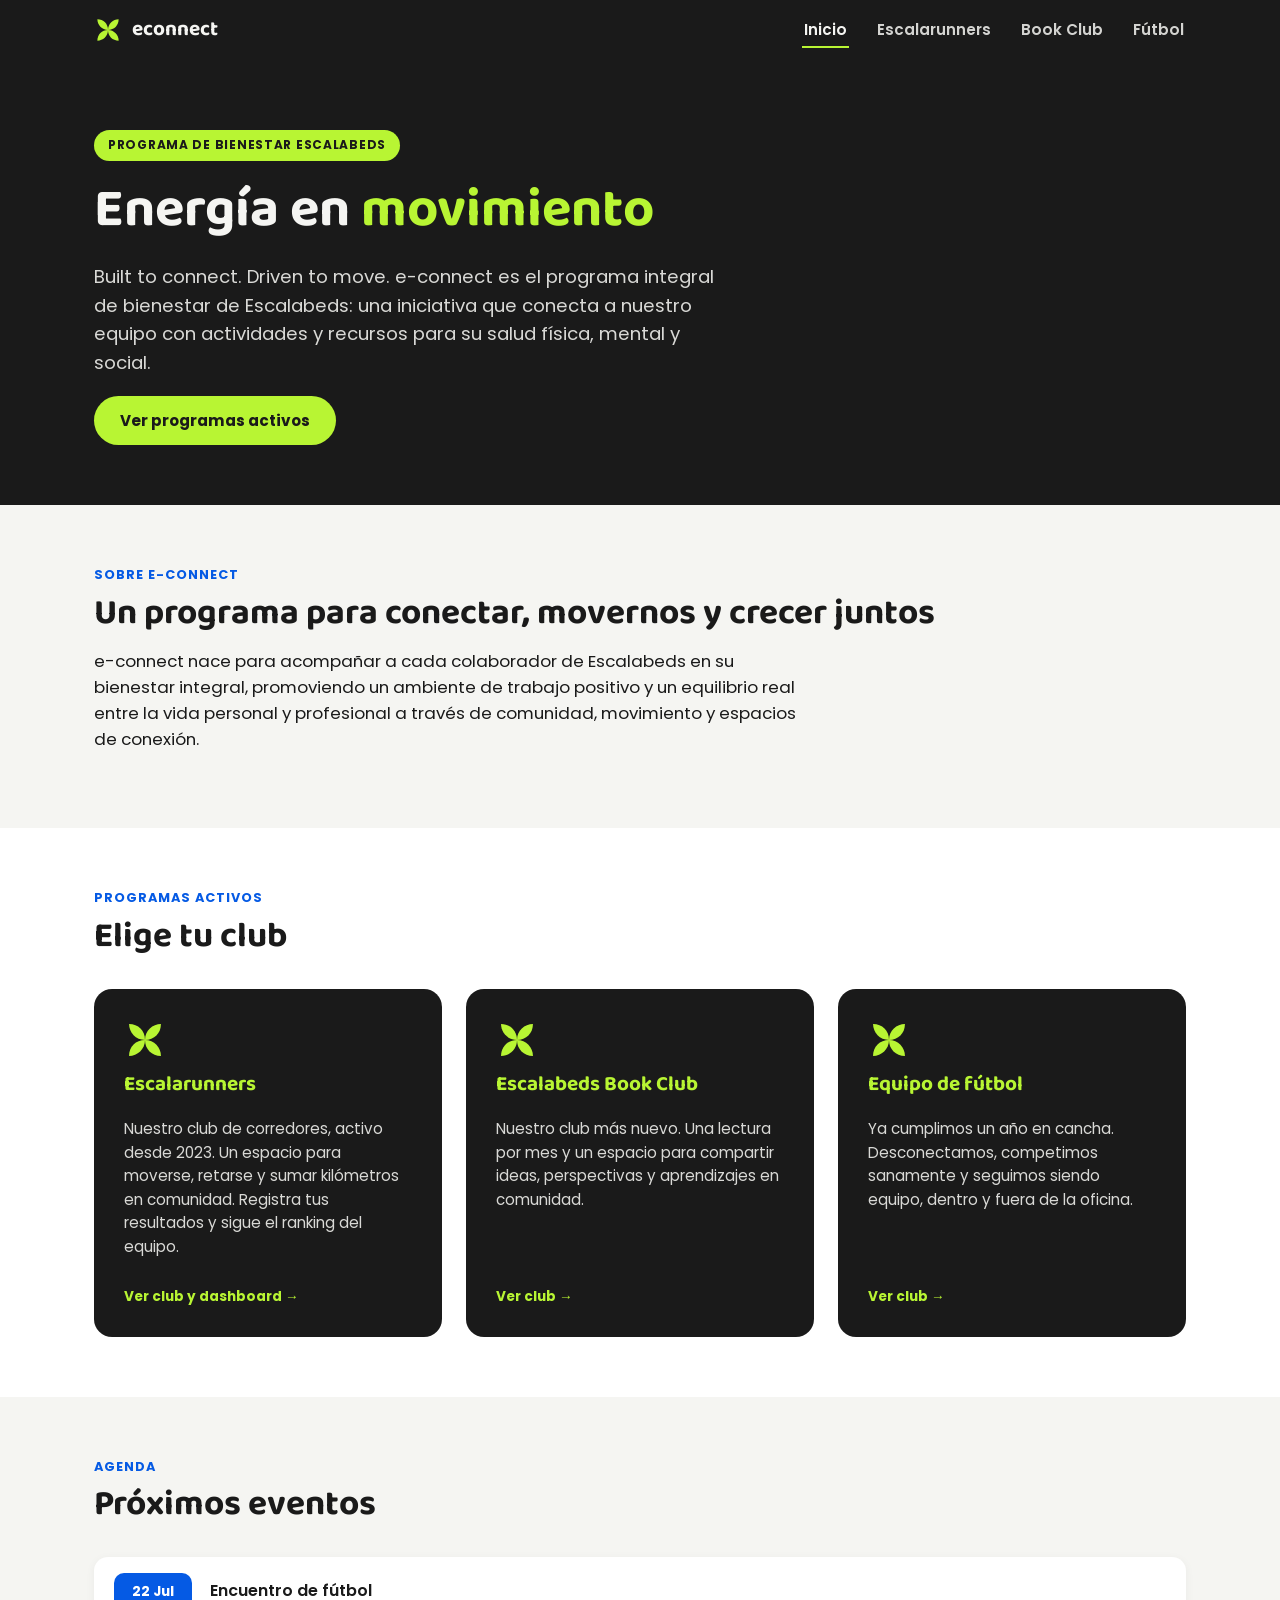
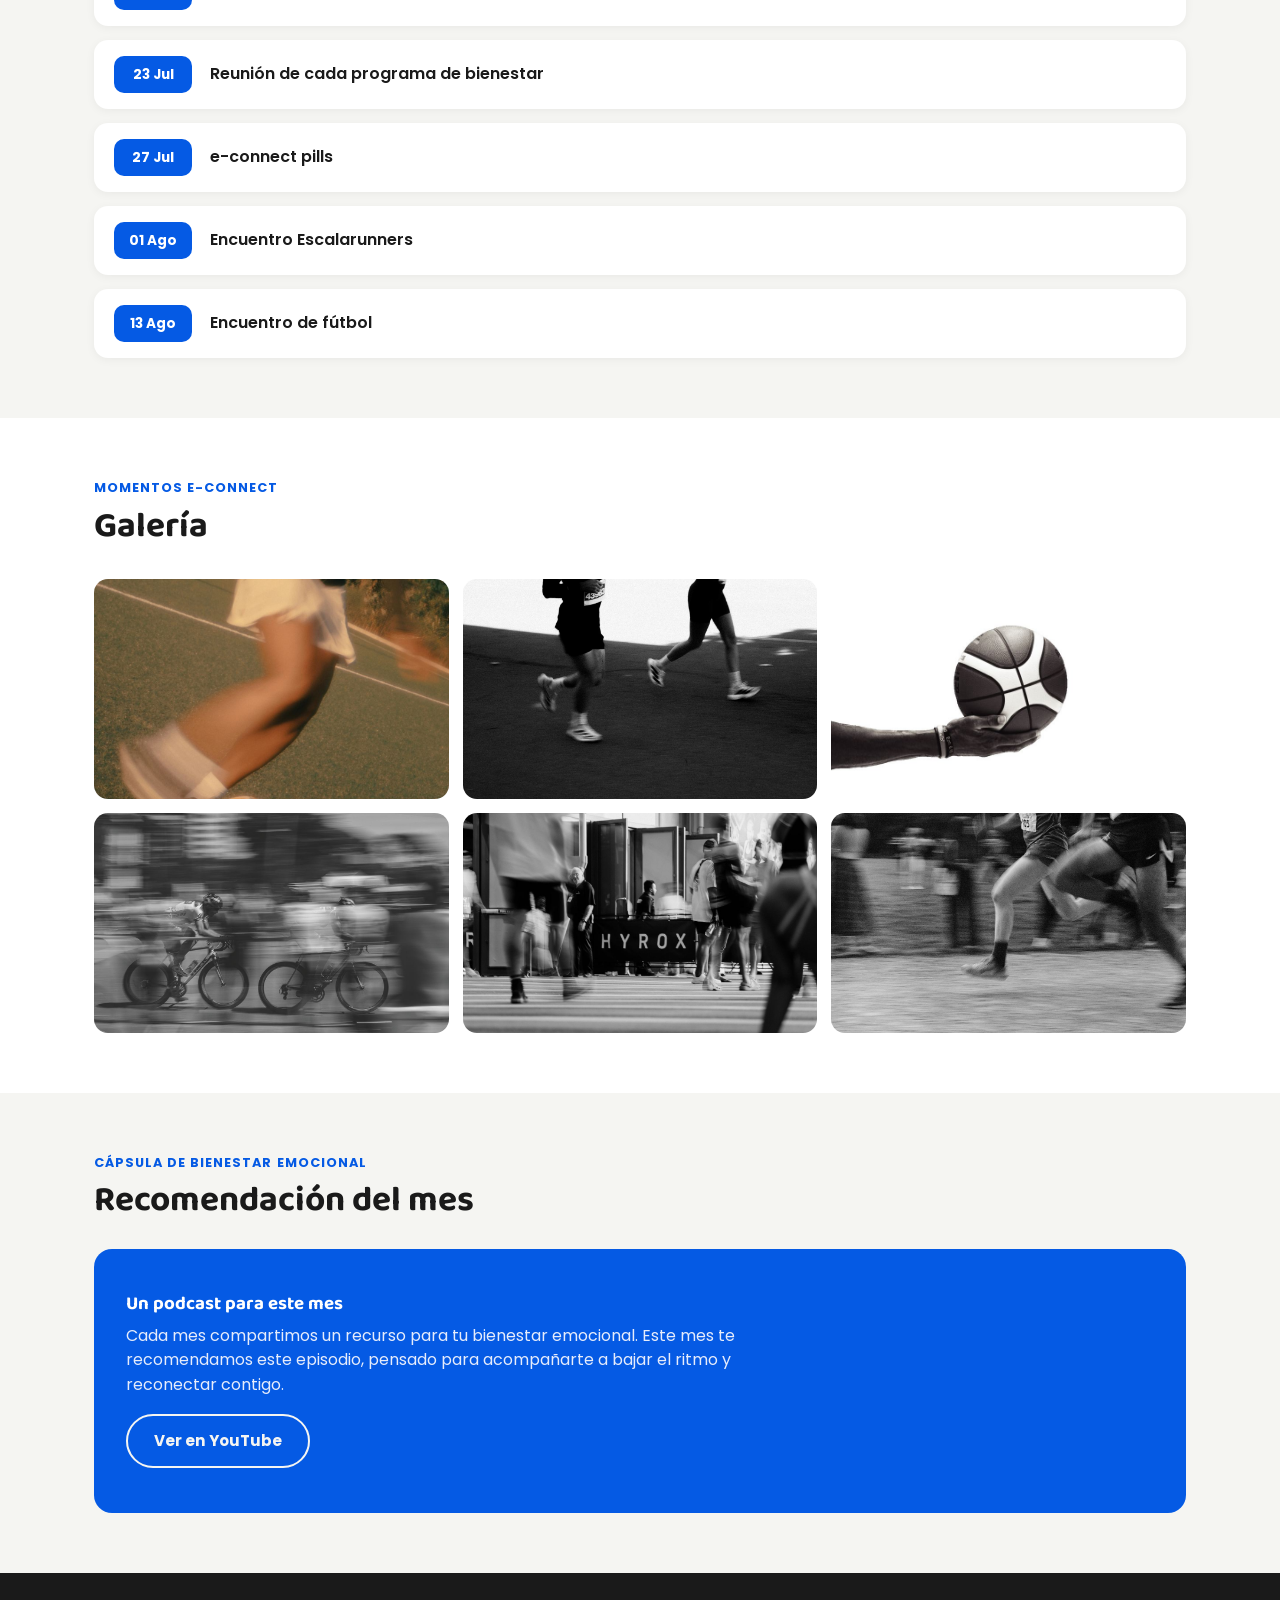
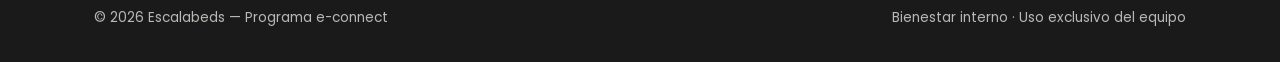
<file: index.html>
<!DOCTYPE html>
<html lang="es">
<head>
<meta charset="UTF-8">
<meta name="viewport" content="width=device-width, initial-scale=1.0">
<title>e-connect | Escalabeds</title>
<link rel="icon" href="assets/logo-mark.svg" type="image/svg+xml">
<link rel="preconnect" href="https://fonts.googleapis.com">
<link href="https://fonts.googleapis.com/css2?family=Baloo+2:wght@600;700;800&family=Poppins:wght@400;500;600;700&display=swap" rel="stylesheet">
<link rel="stylesheet" href="css/style.css">
</head>
<body>

<nav class="nav">
  <div class="wrap">
    <a href="index.html" class="nav-brand"><img src="assets/logo-mark.svg" alt="e-connect">econnect</a>
    <ul class="nav-links">
      <li><a href="index.html" class="active">Inicio</a></li>
      <li><a href="escalarunners.html">Escalarunners</a></li>
      <li><a href="bookclub.html">Book Club</a></li>
      <li><a href="futbol.html">Fútbol</a></li>
    </ul>
  </div>
</nav>

<header class="hero">
  <div class="wrap">
    <span class="hero-tag">Programa de bienestar Escalabeds</span>
    <h1>Energía en <span>movimiento</span></h1>
    <p class="lead">Built to connect. Driven to move. e-connect es el programa integral de bienestar de Escalabeds: una iniciativa que conecta a nuestro equipo con actividades y recursos para su salud física, mental y social.</p>
    <a href="#programas" class="btn">Ver programas activos</a>
  </div>
</header>

<section id="sobre">
  <div class="wrap">
    <span class="eyebrow">Sobre e-connect</span>
    <h2 class="section-title">Un programa para conectar, movernos y crecer juntos</h2>
    <p style="max-width:720px;font-size:1.05rem;">e-connect nace para acompañar a cada colaborador de Escalabeds en su bienestar integral, promoviendo un ambiente de trabajo positivo y un equilibrio real entre la vida personal y profesional a través de comunidad, movimiento y espacios de conexión.</p>
  </div>
</section>

<section id="programas" class="section-alt">
  <div class="wrap">
    <span class="eyebrow">Programas activos</span>
    <h2 class="section-title">Elige tu club</h2>
    <div class="cards">
      <a href="escalarunners.html" class="card">
        <img class="card-icon" src="assets/logo-mark.svg" alt="">
        <h3>Escalarunners</h3>
        <p>Nuestro club de corredores, activo desde 2023. Un espacio para moverse, retarse y sumar kilómetros en comunidad. Registra tus resultados y sigue el ranking del equipo.</p>
        <span class="card-cta">Ver club y dashboard →</span>
      </a>
      <a href="bookclub.html" class="card">
        <img class="card-icon" src="assets/logo-mark.svg" alt="">
        <h3>Escalabeds Book Club</h3>
        <p>Nuestro club más nuevo. Una lectura por mes y un espacio para compartir ideas, perspectivas y aprendizajes en comunidad.</p>
        <span class="card-cta">Ver club →</span>
      </a>
      <a href="futbol.html" class="card">
        <img class="card-icon" src="assets/logo-mark.svg" alt="">
        <h3>Equipo de fútbol</h3>
        <p>Ya cumplimos un año en cancha. Desconectamos, competimos sanamente y seguimos siendo equipo, dentro y fuera de la oficina.</p>
        <span class="card-cta">Ver club →</span>
      </a>
    </div>
  </div>
</section>

<section id="eventos">
  <div class="wrap">
    <span class="eyebrow">Agenda</span>
    <h2 class="section-title">Próximos eventos</h2>
    <ul class="events">
      <li><span class="date">22 Jul</span><span class="desc">Encuentro de fútbol</span></li>
      <li><span class="date">23 Jul</span><span class="desc">Reunión de cada programa de bienestar</span></li>
      <li><span class="date">27 Jul</span><span class="desc">e-connect pills</span></li>
      <li><span class="date">01 Ago</span><span class="desc">Encuentro Escalarunners</span></li>
      <li><span class="date">13 Ago</span><span class="desc">Encuentro de fútbol</span></li>
    </ul>
  </div>
</section>

<section class="section-alt" id="galeria">
  <div class="wrap">
    <span class="eyebrow">Momentos e-connect</span>
    <h2 class="section-title">Galería</h2>
    <div class="gallery">
      <img src="assets/gallery/futbol.jpg" alt="Fútbol e-connect">
      <img src="assets/gallery/runners.jpg" alt="Escalarunners">
      <img src="assets/gallery/basquet.jpg" alt="Básquet e-connect">
      <img src="assets/gallery/ciclismo.jpg" alt="Ciclismo e-connect">
      <img src="assets/gallery/hyrox.jpg" alt="Hyrox e-connect">
      <img src="assets/gallery/runners2.jpg" alt="Escalarunners equipo">
    </div>
  </div>
</section>

<section id="recomendacion">
  <div class="wrap">
    <span class="eyebrow">Cápsula de bienestar emocional</span>
    <h2 class="section-title">Recomendación del mes</h2>
    <div class="rec-box">
      <div class="rec-text">
        <h3 style="color:#fff;margin-bottom:8px;">Un podcast para este mes</h3>
        <p style="color:#E6ECFB;margin-bottom:16px;">Cada mes compartimos un recurso para tu bienestar emocional. Este mes te recomendamos este episodio, pensado para acompañarte a bajar el ritmo y reconectar contigo.</p>
        <a class="btn btn-outline" href="https://www.youtube.com/watch?v=TSMvpv8w8k8" target="_blank" rel="noopener">Ver en YouTube</a>
      </div>
      <iframe src="https://www.youtube.com/embed/TSMvpv8w8k8" title="Recomendación del mes" allowfullscreen loading="lazy"></iframe>
    </div>
  </div>
</section>

<footer>
  <div class="wrap">
    <span>© 2026 Escalabeds — Programa e-connect</span>
    <span>Bienestar interno · Uso exclusivo del equipo</span>
  </div>
</footer>

</body>
</html>
</file>
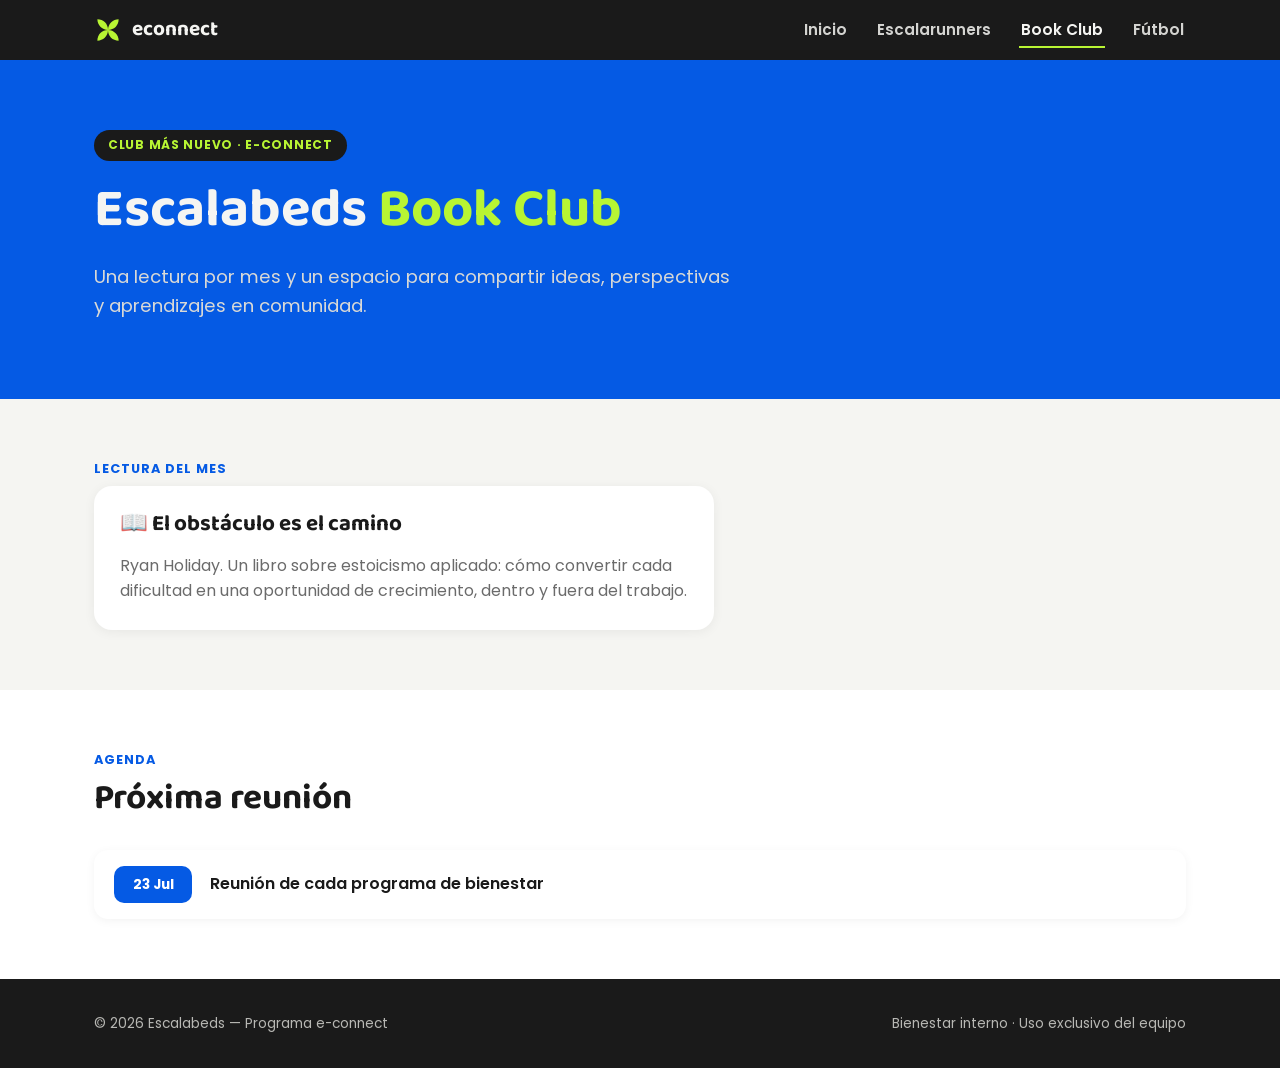
<file: bookclub.html>
<!DOCTYPE html>
<html lang="es">
<head>
<meta charset="UTF-8">
<meta name="viewport" content="width=device-width, initial-scale=1.0">
<title>Escalabeds Book Club | e-connect</title>
<link rel="icon" href="assets/logo-mark.svg" type="image/svg+xml">
<link rel="preconnect" href="https://fonts.googleapis.com">
<link href="https://fonts.googleapis.com/css2?family=Baloo+2:wght@600;700;800&family=Poppins:wght@400;500;600;700&display=swap" rel="stylesheet">
<link rel="stylesheet" href="css/style.css">
</head>
<body>

<nav class="nav">
  <div class="wrap">
    <a href="index.html" class="nav-brand"><img src="assets/logo-mark.svg" alt="e-connect">econnect</a>
    <ul class="nav-links">
      <li><a href="index.html">Inicio</a></li>
      <li><a href="escalarunners.html">Escalarunners</a></li>
      <li><a href="bookclub.html" class="active">Book Club</a></li>
      <li><a href="futbol.html">Fútbol</a></li>
    </ul>
  </div>
</nav>

<header class="hero hero-blue">
  <div class="wrap">
    <span class="hero-tag" style="background:var(--black);color:var(--lime);">Club más nuevo · e-connect</span>
    <h1>Escalabeds <span style="color:var(--lime);">Book Club</span></h1>
    <p class="lead">Una lectura por mes y un espacio para compartir ideas, perspectivas y aprendizajes en comunidad.</p>
  </div>
</header>

<section>
  <div class="wrap">
    <span class="eyebrow">Lectura del mes</span>
    <div class="dash-card" style="max-width:620px;">
      <h3 style="font-size:1.4rem;">📖 El obstáculo es el camino</h3>
      <p style="color:var(--gray);margin-bottom:0;">Ryan Holiday. Un libro sobre estoicismo aplicado: cómo convertir cada dificultad en una oportunidad de crecimiento, dentro y fuera del trabajo.</p>
    </div>
  </div>
</section>

<section class="section-alt">
  <div class="wrap">
    <span class="eyebrow">Agenda</span>
    <h2 class="section-title">Próxima reunión</h2>
    <ul class="events">
      <li><span class="date">23 Jul</span><span class="desc">Reunión de cada programa de bienestar</span></li>
    </ul>
  </div>
</section>

<footer>
  <div class="wrap">
    <span>© 2026 Escalabeds — Programa e-connect</span>
    <span>Bienestar interno · Uso exclusivo del equipo</span>
  </div>
</footer>

</body>
</html>
</file>
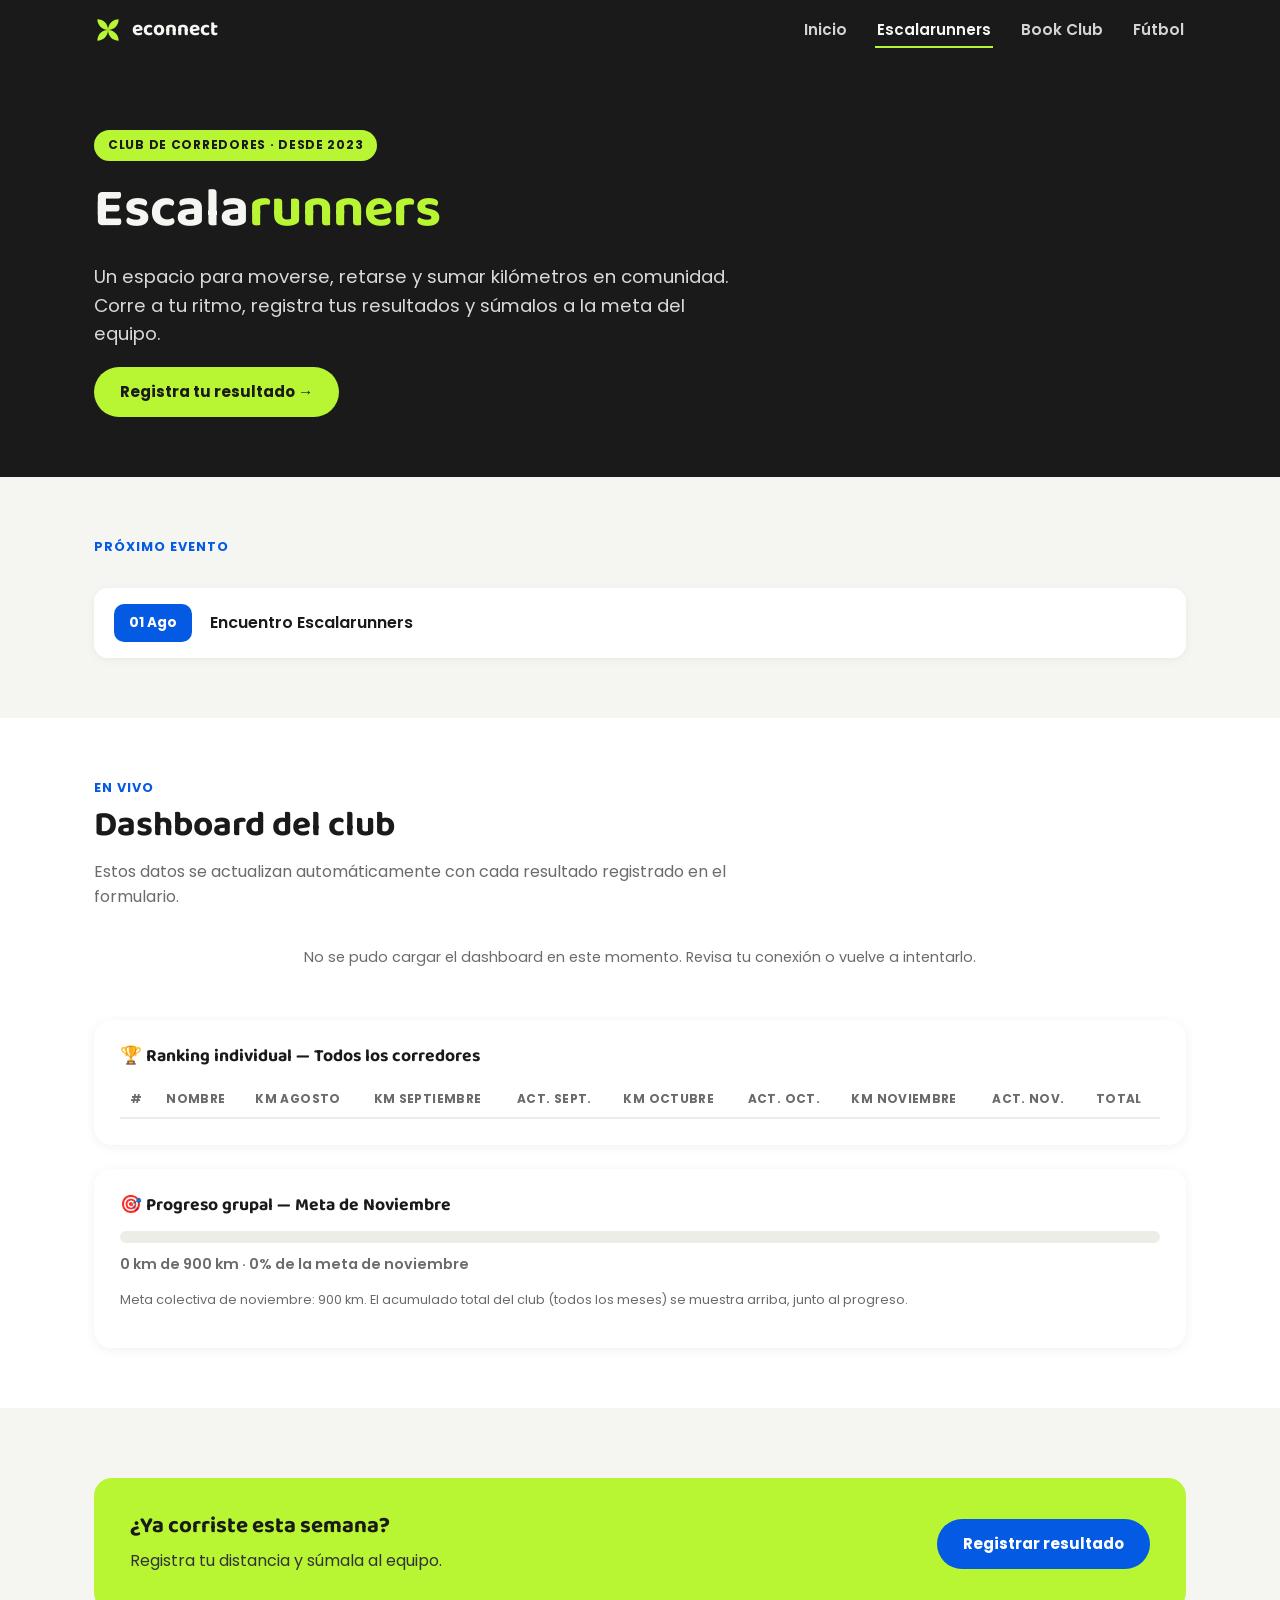
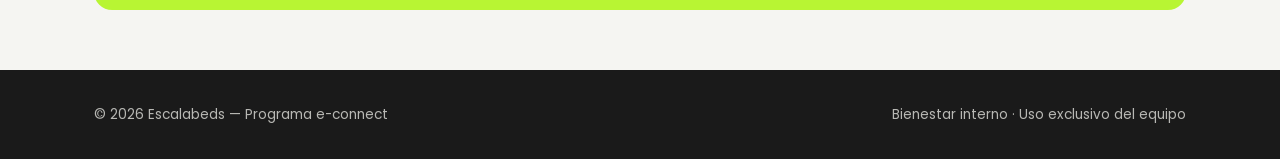
<file: escalarunners.html>
<!DOCTYPE html>
<html lang="es">
<head>
<meta charset="UTF-8">
<meta name="viewport" content="width=device-width, initial-scale=1.0">
<title>Escalarunners | e-connect</title>
<link rel="icon" href="assets/logo-mark.svg" type="image/svg+xml">
<link rel="preconnect" href="https://fonts.googleapis.com">
<link href="https://fonts.googleapis.com/css2?family=Baloo+2:wght@600;700;800&family=Poppins:wght@400;500;600;700&display=swap" rel="stylesheet">
<link rel="stylesheet" href="css/style.css">
</head>
<body>

<nav class="nav">
  <div class="wrap">
    <a href="index.html" class="nav-brand"><img src="assets/logo-mark.svg" alt="e-connect">econnect</a>
    <ul class="nav-links">
      <li><a href="index.html">Inicio</a></li>
      <li><a href="escalarunners.html" class="active">Escalarunners</a></li>
      <li><a href="bookclub.html">Book Club</a></li>
      <li><a href="futbol.html">Fútbol</a></li>
    </ul>
  </div>
</nav>

<header class="hero">
  <div class="wrap">
    <span class="hero-tag">Club de corredores · Desde 2023</span>
    <h1>Escala<span>runners</span></h1>
    <p class="lead">Un espacio para moverse, retarse y sumar kilómetros en comunidad. Corre a tu ritmo, registra tus resultados y súmalos a la meta del equipo.</p>
    <a href="https://docs.google.com/forms/d/e/1FAIpQLSci-CEIf4W-_IlfGkbk4YwymMD-W8kK656UY9bDaTCDWi7UmA/viewform?usp=sharing" target="_blank" rel="noopener" class="btn">Registra tu resultado →</a>
  </div>
</header>

<section>
  <div class="wrap">
    <span class="eyebrow">Próximo evento</span>
    <ul class="events">
      <li><span class="date">01 Ago</span><span class="desc">Encuentro Escalarunners</span></li>
    </ul>
  </div>
</section>

<section class="section-alt" id="dashboard">
  <div class="wrap">
    <span class="eyebrow">En vivo</span>
    <h2 class="section-title">Dashboard del club</h2>
    <p style="color:var(--gray);max-width:640px;">Estos datos se actualizan automáticamente con cada resultado registrado en el formulario.</p>

    <div id="dash-empty" class="empty-state" style="display:none;"></div>

    <div class="dash-grid">
      <div class="dash-card">
        <h3>🏆 Ranking individual — Todos los corredores</h3>
        <div class="table-scroll">
          <table class="rank">
            <thead><tr><th>#</th><th>Nombre</th><th>KM Agosto</th><th>KM Septiembre</th><th>Act. Sept.</th><th>KM Octubre</th><th>Act. Oct.</th><th>KM Noviembre</th><th>Act. Nov.</th><th>Total</th></tr></thead>
            <tbody id="rank-body"></tbody>
          </table>
        </div>
      </div>
      <div class="dash-card">
        <h3>🎯 Progreso grupal — Meta de Noviembre</h3>
        <div class="progress-track"><div class="progress-fill" id="progress-fill" style="width:0%"></div></div>
        <p class="progress-label" id="progress-label">Cargando…</p>
        <p class="dash-note">Meta colectiva de noviembre: 900 km. El acumulado total del club (todos los meses) se muestra arriba, junto al progreso.</p>
      </div>
    </div>
  </div>
</section>

<section>
  <div class="wrap">
    <div class="cta-band">
      <div>
        <h3>¿Ya corriste esta semana?</h3>
        <p>Registra tu distancia y súmala al equipo.</p>
      </div>
      <a href="https://docs.google.com/forms/d/e/1FAIpQLSci-CEIf4W-_IlfGkbk4YwymMD-W8kK656UY9bDaTCDWi7UmA/viewform?usp=sharing" target="_blank" rel="noopener" class="btn btn-blue">Registrar resultado</a>
    </div>
  </div>
</section>

<footer>
  <div class="wrap">
    <span>© 2026 Escalabeds — Programa e-connect</span>
    <span>Bienestar interno · Uso exclusivo del equipo</span>
  </div>
</footer>

<script src="js/dashboard.js?v=9"></script>
</body>
</html>
</file>
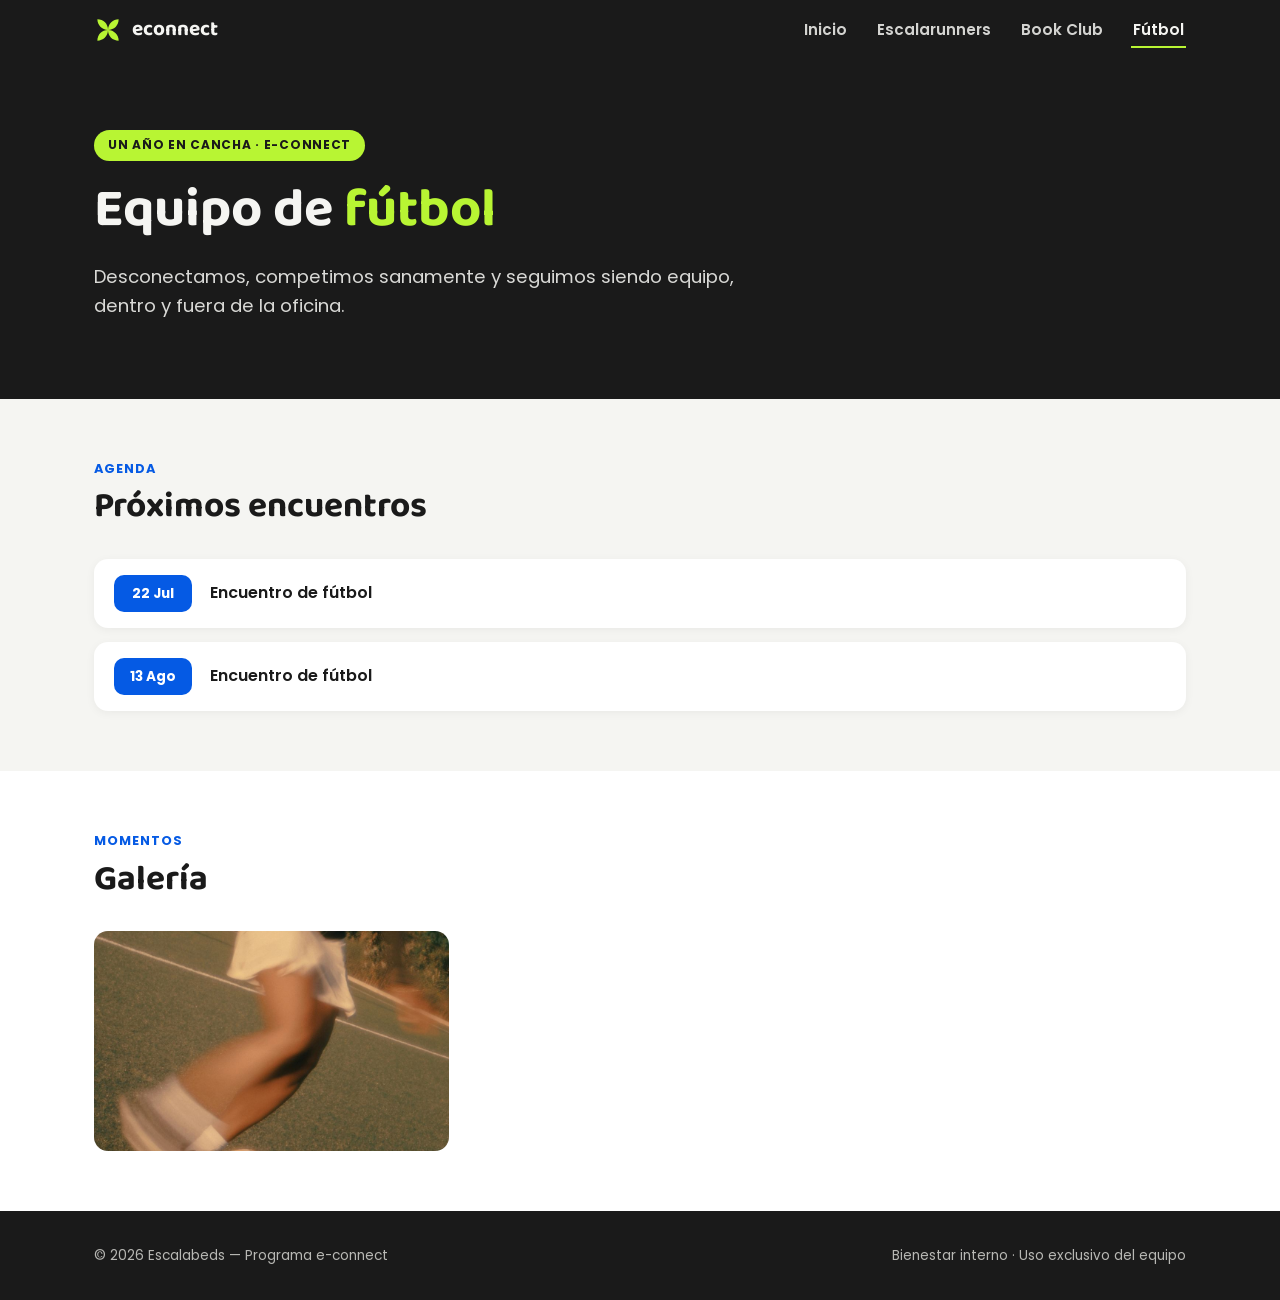
<file: futbol.html>
<!DOCTYPE html>
<html lang="es">
<head>
<meta charset="UTF-8">
<meta name="viewport" content="width=device-width, initial-scale=1.0">
<title>Equipo de Fútbol | e-connect</title>
<link rel="icon" href="assets/logo-mark.svg" type="image/svg+xml">
<link rel="preconnect" href="https://fonts.googleapis.com">
<link href="https://fonts.googleapis.com/css2?family=Baloo+2:wght@600;700;800&family=Poppins:wght@400;500;600;700&display=swap" rel="stylesheet">
<link rel="stylesheet" href="css/style.css">
</head>
<body>

<nav class="nav">
  <div class="wrap">
    <a href="index.html" class="nav-brand"><img src="assets/logo-mark.svg" alt="e-connect">econnect</a>
    <ul class="nav-links">
      <li><a href="index.html">Inicio</a></li>
      <li><a href="escalarunners.html">Escalarunners</a></li>
      <li><a href="bookclub.html">Book Club</a></li>
      <li><a href="futbol.html" class="active">Fútbol</a></li>
    </ul>
  </div>
</nav>

<header class="hero">
  <div class="wrap">
    <span class="hero-tag">Un año en cancha · e-connect</span>
    <h1>Equipo de <span>fútbol</span></h1>
    <p class="lead">Desconectamos, competimos sanamente y seguimos siendo equipo, dentro y fuera de la oficina.</p>
  </div>
</header>

<section>
  <div class="wrap">
    <span class="eyebrow">Agenda</span>
    <h2 class="section-title">Próximos encuentros</h2>
    <ul class="events">
      <li><span class="date">22 Jul</span><span class="desc">Encuentro de fútbol</span></li>
      <li><span class="date">13 Ago</span><span class="desc">Encuentro de fútbol</span></li>
    </ul>
  </div>
</section>

<section class="section-alt">
  <div class="wrap">
    <span class="eyebrow">Momentos</span>
    <h2 class="section-title">Galería</h2>
    <div class="gallery">
      <img src="assets/gallery/futbol.jpg" alt="Fútbol e-connect">
    </div>
  </div>
</section>

<footer>
  <div class="wrap">
    <span>© 2026 Escalabeds — Programa e-connect</span>
    <span>Bienestar interno · Uso exclusivo del equipo</span>
  </div>
</footer>

</body>
</html>
</file>
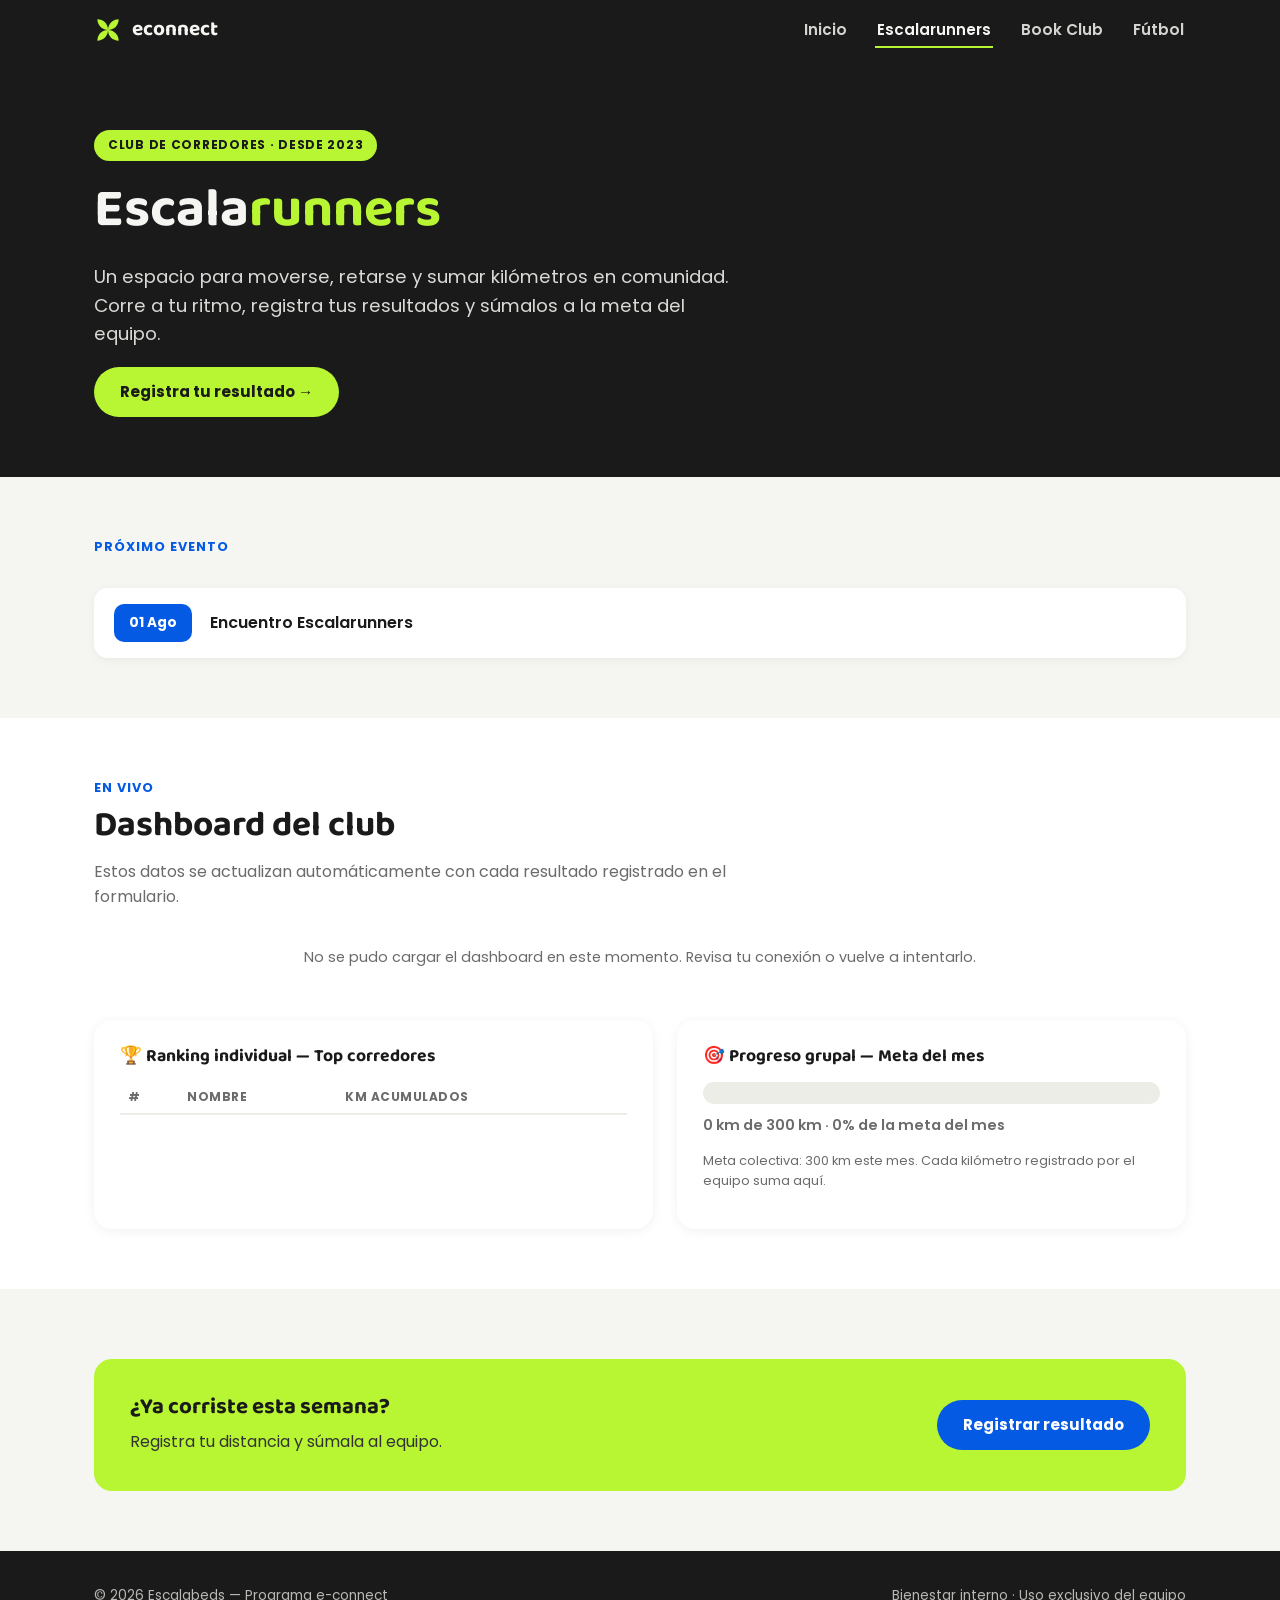
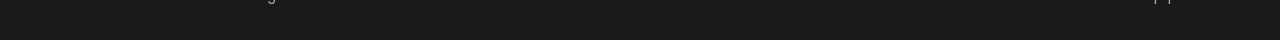
<file: e-connect-web/escalarunners.html>
<!DOCTYPE html>
<html lang="es">
<head>
<meta charset="UTF-8">
<meta name="viewport" content="width=device-width, initial-scale=1.0">
<title>Escalarunners | e-connect</title>
<link rel="icon" href="assets/logo-mark.svg" type="image/svg+xml">
<link rel="preconnect" href="https://fonts.googleapis.com">
<link href="https://fonts.googleapis.com/css2?family=Baloo+2:wght@600;700;800&family=Poppins:wght@400;500;600;700&display=swap" rel="stylesheet">
<link rel="stylesheet" href="css/style.css">
</head>
<body>

<nav class="nav">
  <div class="wrap">
    <a href="index.html" class="nav-brand"><img src="assets/logo-mark.svg" alt="e-connect">econnect</a>
    <ul class="nav-links">
      <li><a href="index.html">Inicio</a></li>
      <li><a href="escalarunners.html" class="active">Escalarunners</a></li>
      <li><a href="bookclub.html">Book Club</a></li>
      <li><a href="futbol.html">Fútbol</a></li>
    </ul>
  </div>
</nav>

<header class="hero">
  <div class="wrap">
    <span class="hero-tag">Club de corredores · Desde 2023</span>
    <h1>Escala<span>runners</span></h1>
    <p class="lead">Un espacio para moverse, retarse y sumar kilómetros en comunidad. Corre a tu ritmo, registra tus resultados y súmalos a la meta del equipo.</p>
    <a href="https://docs.google.com/forms/d/e/1FAIpQLSci-CEIf4W-_IlfGkbk4YwymMD-W8kK656UY9bDaTCDWi7UmA/viewform?usp=sharing" target="_blank" rel="noopener" class="btn">Registra tu resultado →</a>
  </div>
</header>

<section>
  <div class="wrap">
    <span class="eyebrow">Próximo evento</span>
    <ul class="events">
      <li><span class="date">01 Ago</span><span class="desc">Encuentro Escalarunners</span></li>
    </ul>
  </div>
</section>

<section class="section-alt" id="dashboard">
  <div class="wrap">
    <span class="eyebrow">En vivo</span>
    <h2 class="section-title">Dashboard del club</h2>
    <p style="color:var(--gray);max-width:640px;">Estos datos se actualizan automáticamente con cada resultado registrado en el formulario.</p>

    <div id="dash-empty" class="empty-state" style="display:none;"></div>

    <div class="dash-grid">
      <div class="dash-card">
        <h3>🏆 Ranking individual — Top corredores</h3>
        <table class="rank">
          <thead><tr><th>#</th><th>Nombre</th><th>Km acumulados</th></tr></thead>
          <tbody id="rank-body"></tbody>
        </table>
      </div>
      <div class="dash-card">
        <h3>🎯 Progreso grupal — Meta del mes</h3>
        <div class="progress-track"><div class="progress-fill" id="progress-fill" style="width:0%"></div></div>
        <p class="progress-label" id="progress-label">Cargando…</p>
        <p class="dash-note">Meta colectiva: 300 km este mes. Cada kilómetro registrado por el equipo suma aquí.</p>
      </div>
    </div>
  </div>
</section>

<section>
  <div class="wrap">
    <div class="cta-band">
      <div>
        <h3>¿Ya corriste esta semana?</h3>
        <p>Registra tu distancia y súmala al equipo.</p>
      </div>
      <a href="https://docs.google.com/forms/d/e/1FAIpQLSci-CEIf4W-_IlfGkbk4YwymMD-W8kK656UY9bDaTCDWi7UmA/viewform?usp=sharing" target="_blank" rel="noopener" class="btn btn-blue">Registrar resultado</a>
    </div>
  </div>
</section>

<footer>
  <div class="wrap">
    <span>© 2026 Escalabeds — Programa e-connect</span>
    <span>Bienestar interno · Uso exclusivo del equipo</span>
  </div>
</footer>

<script src="js/dashboard.js"></script>
</body>
</html>
</file>
<file: css/style.css>
:root{
  --blue:#055AE4;
  --lime:#B8F533;
  --black:#1A1A1A;
  --offwhite:#F5F5F2;
  --gray:#6B6B6B;
  --radius:18px;
  --maxw:1140px;
}

*{box-sizing:border-box;}
html{scroll-behavior:smooth;}
body{
  margin:0;
  font-family:'Poppins',sans-serif;
  background:var(--offwhite);
  color:var(--black);
  line-height:1.55;
}
h1,h2,h3,h4{
  font-family:'Baloo 2',sans-serif;
  margin:0 0 .4em;
  line-height:1.15;
}
p{margin:0 0 1em;}
a{color:inherit;}
img{max-width:100%;display:block;}
.wrap{max-width:var(--maxw);margin:0 auto;padding:0 24px;}

/* NAV */
.nav{
  position:sticky;top:0;z-index:50;
  background:var(--black);
  color:var(--offwhite);
}
.nav .wrap{
  display:flex;align-items:center;justify-content:space-between;
  padding:14px 24px;
}
.nav-brand{display:flex;align-items:center;gap:10px;font-family:'Baloo 2',sans-serif;font-weight:700;font-size:1.3rem;text-decoration:none;color:var(--offwhite);}
.nav-brand img{width:28px;height:28px;}
.nav-links{display:flex;gap:26px;list-style:none;margin:0;padding:0;flex-wrap:wrap;}
.nav-links a{text-decoration:none;font-weight:600;font-size:.95rem;color:var(--offwhite);opacity:.85;padding:6px 2px;border-bottom:2px solid transparent;transition:.2s;}
.nav-links a:hover,.nav-links a.active{opacity:1;border-color:var(--lime);}

/* HERO */
.hero{
  background:var(--black);
  color:var(--offwhite);
  padding:70px 0 60px;
  position:relative;
  overflow:hidden;
}
.hero .wrap{position:relative;z-index:2;}
.hero-tag{
  display:inline-block;background:var(--lime);color:var(--black);
  font-weight:700;font-size:.75rem;letter-spacing:.06em;text-transform:uppercase;
  padding:6px 14px;border-radius:999px;margin-bottom:18px;
}
.hero h1{font-size:clamp(2.1rem,5vw,3.4rem);color:var(--offwhite);}
.hero h1 span{color:var(--lime);}
.hero p.lead{font-size:1.15rem;max-width:640px;color:#D9D9D6;}
.hero-blue{background:var(--blue);}
.hero-blob{
  position:absolute;right:-80px;top:-80px;width:340px;height:340px;opacity:.15;
}

/* BUTTONS */
.btn{
  display:inline-flex;align-items:center;gap:8px;
  background:var(--lime);color:var(--black);
  font-weight:700;font-size:.95rem;
  padding:13px 26px;border-radius:999px;
  text-decoration:none;border:none;cursor:pointer;
  transition:transform .15s ease, box-shadow .15s ease;
}
.btn:hover{transform:translateY(-2px);box-shadow:0 8px 20px rgba(184,245,51,.35);}
.btn-outline{
  background:transparent;color:var(--offwhite);border:2px solid var(--offwhite);
}
.btn-outline:hover{background:var(--offwhite);color:var(--black);box-shadow:none;}
.btn-blue{background:var(--blue);color:#fff;}
.btn-blue:hover{box-shadow:0 8px 20px rgba(5,90,228,.35);}

/* SECTIONS */
section{padding:60px 0;}
.section-title{font-size:clamp(1.5rem,3vw,2.2rem);}
.eyebrow{
  color:var(--blue);font-weight:700;font-size:.8rem;letter-spacing:.08em;text-transform:uppercase;margin-bottom:8px;display:block;
}
.section-alt{background:#fff;}

/* PROGRAM CARDS */
.cards{display:grid;grid-template-columns:repeat(3,1fr);gap:24px;margin-top:32px;}
.card{
  background:var(--black);color:var(--offwhite);
  border-radius:var(--radius);padding:28px;
  display:flex;flex-direction:column;gap:12px;
  text-decoration:none;
  transition:transform .2s ease;
  border:2px solid transparent;
}
.card:hover{transform:translateY(-4px);border-color:var(--lime);}
.card .card-icon{width:42px;height:42px;}
.card h3{color:var(--lime);font-size:1.3rem;}
.card p{color:#D9D9D6;font-size:.95rem;flex:1;}
.card .card-cta{font-weight:700;font-size:.85rem;color:var(--lime);}

/* EVENTS */
.events{list-style:none;margin:32px 0 0;padding:0;display:flex;flex-direction:column;gap:14px;}
.events li{
  display:flex;gap:18px;align-items:center;
  background:#fff;border-radius:14px;padding:16px 20px;
  box-shadow:0 2px 10px rgba(0,0,0,.05);
}
.events .date{
  background:var(--blue);color:#fff;font-weight:700;font-size:.85rem;
  border-radius:10px;padding:8px 12px;min-width:78px;text-align:center;
}
.events .desc{font-weight:600;}

/* GALLERY */
.gallery{
  display:grid;grid-template-columns:repeat(3,1fr);gap:14px;margin-top:32px;
}
.gallery img{border-radius:14px;height:220px;width:100%;object-fit:cover;}

/* RECOMENDACION */
.rec-box{
  background:var(--blue);color:#fff;border-radius:var(--radius);
  padding:32px;display:flex;flex-wrap:wrap;gap:28px;align-items:center;margin-top:28px;
}
.rec-box .rec-text{flex:1;min-width:240px;}
.rec-box iframe{border-radius:12px;border:none;width:360px;max-width:100%;height:200px;}

/* FOOTER */
footer{background:var(--black);color:#B8B8B4;padding:34px 0;font-size:.85rem;}
footer .wrap{display:flex;justify-content:space-between;flex-wrap:wrap;gap:10px;}

/* DASHBOARD */
.dash-grid{display:grid;grid-template-columns:1fr;gap:24px;margin-top:32px;align-items:start;}
.dash-card{background:#fff;border-radius:var(--radius);padding:26px;box-shadow:0 2px 12px rgba(0,0,0,.06);min-width:0;}
.dash-card h3{font-size:1.1rem;margin-bottom:16px;}
.progress-track{background:#EDEDE8;border-radius:999px;height:12px;overflow:hidden;}
.progress-fill{background:var(--lime);height:100%;border-radius:999px;transition:width .6s ease;display:flex;align-items:center;justify-content:flex-end;}
.progress-label{margin-top:10px;font-weight:600;font-size:.9rem;color:var(--gray);}
.table-scroll{overflow-x:auto;}
table.rank{width:100%;border-collapse:collapse;font-size:.95rem;}
table.rank th{text-align:left;color:var(--gray);font-size:.75rem;text-transform:uppercase;letter-spacing:.03em;padding:8px 10px;border-bottom:2px solid #EDEDE8;white-space:nowrap;}
table.rank td{padding:11px 10px;border-bottom:1px solid #F0F0EC;white-space:nowrap;}
table.rank td:nth-child(2){white-space:normal;min-width:110px;}
table.rank tr:first-child td{font-weight:700;}
.rank-pos{
  display:inline-flex;align-items:center;justify-content:center;
  width:24px;height:24px;border-radius:50%;background:var(--black);color:var(--lime);
  font-size:.75rem;font-weight:700;
}
.empty-state{color:var(--gray);font-size:.9rem;padding:20px 0;text-align:center;}
.dash-note{font-size:.8rem;color:var(--gray);margin-top:14px;}

.cta-band{
  background:var(--lime);border-radius:var(--radius);padding:36px;
  display:flex;justify-content:space-between;align-items:center;flex-wrap:wrap;gap:18px;margin-top:10px;
}
.cta-band h3{font-size:1.4rem;}
.cta-band p{margin:0;color:#333;}

@media (max-width:860px){
  .cards{grid-template-columns:1fr;}
  .gallery{grid-template-columns:repeat(2,1fr);}
  .dash-grid{grid-template-columns:1fr;}
  .nav .wrap{flex-direction:column;gap:10px;padding:14px;}
  .nav-links{justify-content:center;}
}
</file>
<file: e-connect-web/css/style.css>
:root{
  --blue:#055AE4;
  --lime:#B8F533;
  --black:#1A1A1A;
  --offwhite:#F5F5F2;
  --gray:#6B6B6B;
  --radius:18px;
  --maxw:1140px;
}

*{box-sizing:border-box;}
html{scroll-behavior:smooth;}
body{
  margin:0;
  font-family:'Poppins',sans-serif;
  background:var(--offwhite);
  color:var(--black);
  line-height:1.55;
}
h1,h2,h3,h4{
  font-family:'Baloo 2',sans-serif;
  margin:0 0 .4em;
  line-height:1.15;
}
p{margin:0 0 1em;}
a{color:inherit;}
img{max-width:100%;display:block;}
.wrap{max-width:var(--maxw);margin:0 auto;padding:0 24px;}

/* NAV */
.nav{
  position:sticky;top:0;z-index:50;
  background:var(--black);
  color:var(--offwhite);
}
.nav .wrap{
  display:flex;align-items:center;justify-content:space-between;
  padding:14px 24px;
}
.nav-brand{display:flex;align-items:center;gap:10px;font-family:'Baloo 2',sans-serif;font-weight:700;font-size:1.3rem;text-decoration:none;color:var(--offwhite);}
.nav-brand img{width:28px;height:28px;}
.nav-links{display:flex;gap:26px;list-style:none;margin:0;padding:0;flex-wrap:wrap;}
.nav-links a{text-decoration:none;font-weight:600;font-size:.95rem;color:var(--offwhite);opacity:.85;padding:6px 2px;border-bottom:2px solid transparent;transition:.2s;}
.nav-links a:hover,.nav-links a.active{opacity:1;border-color:var(--lime);}

/* HERO */
.hero{
  background:var(--black);
  color:var(--offwhite);
  padding:70px 0 60px;
  position:relative;
  overflow:hidden;
}
.hero .wrap{position:relative;z-index:2;}
.hero-tag{
  display:inline-block;background:var(--lime);color:var(--black);
  font-weight:700;font-size:.75rem;letter-spacing:.06em;text-transform:uppercase;
  padding:6px 14px;border-radius:999px;margin-bottom:18px;
}
.hero h1{font-size:clamp(2.1rem,5vw,3.4rem);color:var(--offwhite);}
.hero h1 span{color:var(--lime);}
.hero p.lead{font-size:1.15rem;max-width:640px;color:#D9D9D6;}
.hero-blue{background:var(--blue);}
.hero-blob{
  position:absolute;right:-80px;top:-80px;width:340px;height:340px;opacity:.15;
}

/* BUTTONS */
.btn{
  display:inline-flex;align-items:center;gap:8px;
  background:var(--lime);color:var(--black);
  font-weight:700;font-size:.95rem;
  padding:13px 26px;border-radius:999px;
  text-decoration:none;border:none;cursor:pointer;
  transition:transform .15s ease, box-shadow .15s ease;
}
.btn:hover{transform:translateY(-2px);box-shadow:0 8px 20px rgba(184,245,51,.35);}
.btn-outline{
  background:transparent;color:var(--offwhite);border:2px solid var(--offwhite);
}
.btn-outline:hover{background:var(--offwhite);color:var(--black);box-shadow:none;}
.btn-blue{background:var(--blue);color:#fff;}
.btn-blue:hover{box-shadow:0 8px 20px rgba(5,90,228,.35);}

/* SECTIONS */
section{padding:60px 0;}
.section-title{font-size:clamp(1.5rem,3vw,2.2rem);}
.eyebrow{
  color:var(--blue);font-weight:700;font-size:.8rem;letter-spacing:.08em;text-transform:uppercase;margin-bottom:8px;display:block;
}
.section-alt{background:#fff;}

/* PROGRAM CARDS */
.cards{display:grid;grid-template-columns:repeat(3,1fr);gap:24px;margin-top:32px;}
.card{
  background:var(--black);color:var(--offwhite);
  border-radius:var(--radius);padding:28px;
  display:flex;flex-direction:column;gap:12px;
  text-decoration:none;
  transition:transform .2s ease;
  border:2px solid transparent;
}
.card:hover{transform:translateY(-4px);border-color:var(--lime);}
.card .card-icon{width:42px;height:42px;}
.card h3{color:var(--lime);font-size:1.3rem;}
.card p{color:#D9D9D6;font-size:.95rem;flex:1;}
.card .card-cta{font-weight:700;font-size:.85rem;color:var(--lime);}

/* EVENTS */
.events{list-style:none;margin:32px 0 0;padding:0;display:flex;flex-direction:column;gap:14px;}
.events li{
  display:flex;gap:18px;align-items:center;
  background:#fff;border-radius:14px;padding:16px 20px;
  box-shadow:0 2px 10px rgba(0,0,0,.05);
}
.events .date{
  background:var(--blue);color:#fff;font-weight:700;font-size:.85rem;
  border-radius:10px;padding:8px 12px;min-width:78px;text-align:center;
}
.events .desc{font-weight:600;}

/* GALLERY */
.gallery{
  display:grid;grid-template-columns:repeat(3,1fr);gap:14px;margin-top:32px;
}
.gallery img{border-radius:14px;height:220px;width:100%;object-fit:cover;}

/* RECOMENDACION */
.rec-box{
  background:var(--blue);color:#fff;border-radius:var(--radius);
  padding:32px;display:flex;flex-wrap:wrap;gap:28px;align-items:center;margin-top:28px;
}
.rec-box .rec-text{flex:1;min-width:240px;}
.rec-box iframe{border-radius:12px;border:none;width:360px;max-width:100%;height:200px;}

/* FOOTER */
footer{background:var(--black);color:#B8B8B4;padding:34px 0;font-size:.85rem;}
footer .wrap{display:flex;justify-content:space-between;flex-wrap:wrap;gap:10px;}

/* DASHBOARD */
.dash-grid{display:grid;grid-template-columns:1.1fr 1fr;gap:24px;margin-top:32px;}
.dash-card{background:#fff;border-radius:var(--radius);padding:26px;box-shadow:0 2px 12px rgba(0,0,0,.06);}
.dash-card h3{font-size:1.1rem;margin-bottom:16px;}
.progress-track{background:#EDEDE8;border-radius:999px;height:22px;overflow:hidden;}
.progress-fill{background:var(--lime);height:100%;border-radius:999px;transition:width .6s ease;display:flex;align-items:center;justify-content:flex-end;}
.progress-label{margin-top:10px;font-weight:600;font-size:.9rem;color:var(--gray);}
table.rank{width:100%;border-collapse:collapse;font-size:.92rem;}
table.rank th{text-align:left;color:var(--gray);font-size:.75rem;text-transform:uppercase;letter-spacing:.04em;padding:6px 8px;border-bottom:2px solid #EDEDE8;}
table.rank td{padding:10px 8px;border-bottom:1px solid #F0F0EC;}
table.rank tr:first-child td{font-weight:700;}
.rank-pos{
  display:inline-flex;align-items:center;justify-content:center;
  width:24px;height:24px;border-radius:50%;background:var(--black);color:var(--lime);
  font-size:.75rem;font-weight:700;
}
.empty-state{color:var(--gray);font-size:.9rem;padding:20px 0;text-align:center;}
.dash-note{font-size:.8rem;color:var(--gray);margin-top:14px;}

.cta-band{
  background:var(--lime);border-radius:var(--radius);padding:36px;
  display:flex;justify-content:space-between;align-items:center;flex-wrap:wrap;gap:18px;margin-top:10px;
}
.cta-band h3{font-size:1.4rem;}
.cta-band p{margin:0;color:#333;}

@media (max-width:860px){
  .cards{grid-template-columns:1fr;}
  .gallery{grid-template-columns:repeat(2,1fr);}
  .dash-grid{grid-template-columns:1fr;}
  .nav .wrap{flex-direction:column;gap:10px;padding:14px;}
  .nav-links{justify-content:center;}
}
</file>
